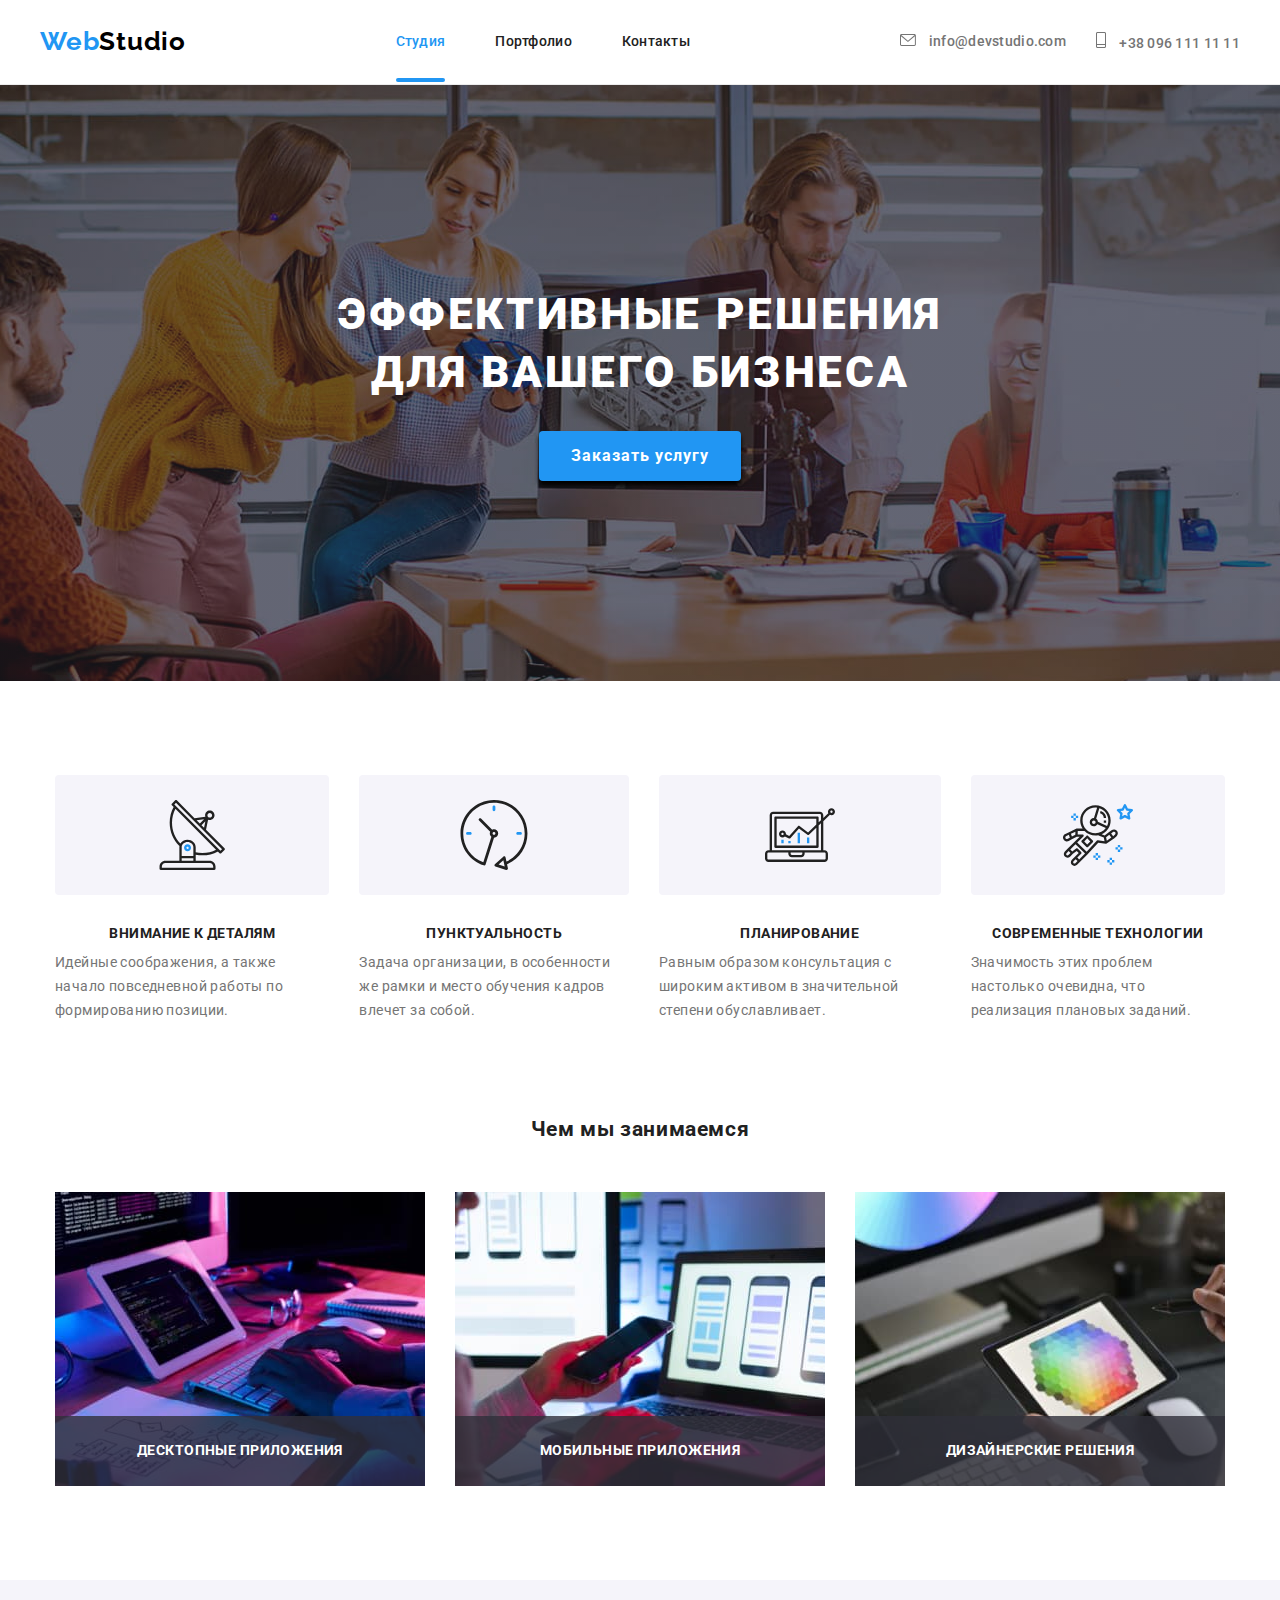
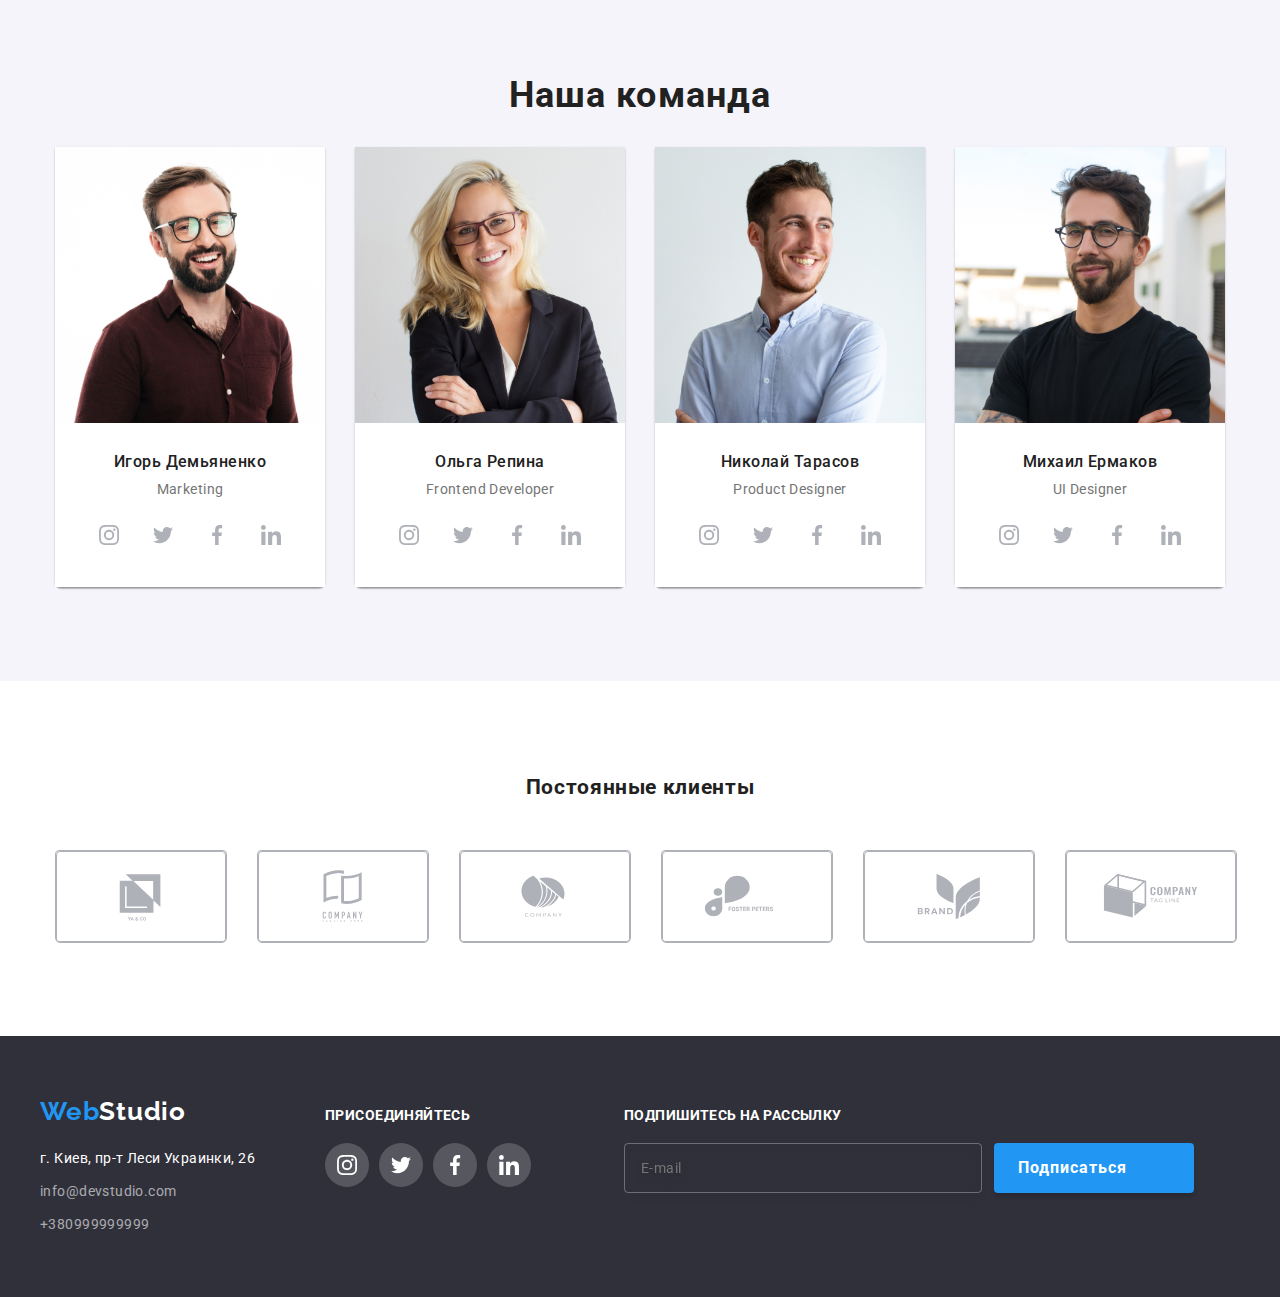
<file: index.html>
<!DOCTYPE html>
<html lang="ru">
  <!--Голова-->
  <head>
    <meta charset="UTF-8" />
    <meta http-equiv="X-UA-Compatible" content="IE=edge" />
    <meta name="viewport" content="width=device-width, initial-scale=1.0" />
    <link rel="preconnect" href="https://fonts.googleapis.com" />
    <link rel="preconnect" href="https://fonts.gstatic.com" crossorigin />
    <link
      href="https://fonts.googleapis.com/css2?family=Raleway:wght@700&family=Roboto:wght@400;500;700;900&display=swap"
      rel="stylesheet"
    />
    <link
      rel="stylesheet"
      href="https://cdnjs.cloudflare.com/ajax/libs/modern-normalize/1.0.0/modern-normalize.min.css"
    />

    <link rel="stylesheet" type="text/css" href="./css/main.min.css" />
    <title>Web Studio</title>
  </head>
  <body class="page">
    <!--Header-->

    <header class="header">
      <div class="container header__container">
        <a class="company__logo" href="./index.html" class="href" lang="en"
          >Web<span class="company__logo--black">Studio</span></a
        >
        <nav>
          <ul class="nav list">
            <li class="nav__item">
              <a class="nav__link nav__link--current" href="./index.html">Студия</a>
            </li>
            <li class="nav__item">
              <a class="nav__link" href="./portfolio.html">Портфолио</a>
            </li>
            <li class="nav__item">
              <a class="nav__link" href="./contacts.html">Контакты</a>
            </li>
          </ul>
        </nav>
        <ul class="contacts list">
          <li>
            <a class="contacts__mail" href="mailto:info@devstudio.com" lang="en"
              ><svg class="contacts__icon" width="16" height="12">
                <use href="./images/icons.svg#mail"></use>
              </svg>
              info@devstudio.com
            </a>
          </li>
          <li>
            <a class="contacts__tel" href="tel:+38 096 111 11 11">
              <svg class="contacts__icon" width="10" height="16">
                <use href="./images/icons.svg#tel"></use>
              </svg>
              +38 096 111 11 11</a
            >
          </li>
        </ul>
        <button
          class="header__button"
          type="button"
          aria-expanded="false"
          aria-controls="menu-container"
          data-menu-button
        >
          <svg width="40" height="40" aria-label="переключатель мобильного окна">
            <use class="header__button--burger" href="./images/icons.svg#burger"></use>
            <use class="header__button--cross" href="./images/icons.svg#cross"></use>
          </svg>
        </button>
      </div>
      <div class="menu" data-menu>
        <div class="thumb">
          <ul class="thumb__list list">
            <li class="thumb__item">
              <a class="thumb__link thumb__link--current" href="./index.html">Студия</a>
            </li>
            <li class="thumb__item">
              <a class="thumb__link" href="./portfolio.html">Портфолио</a>
            </li>
            <li class="thumb__item--last">
              <a class="thumb__link" href="./contacts.html">Контакты</a>
            </li>
          </ul>
        </div>
        <div class="thumb">
          <ul class="thumb__list list">
            <li class="thumb__item">
              <a class="thumb__link thumb__link--tel" href="tel:+38 096 111 11 11">
                +38 096 111 11 11</a
              >
            </li>
            <li class="thumb__item--notm">
              <a class="thumb__link thumb__link--mail" href="mailto:info@devstudio.com" lang="en">
                info@devstudio.com
              </a>
            </li>
          </ul>
        </div>
        <div class="thumb">
          <a class="thumb__socials thumb__socials--border" href="">Instagram</a>
          <a class="thumb__socials thumb__socials--border" href="">Twitter</a>
          <a class="thumb__socials thumb__socials--border" href="">Facebook</a>
          <a class="thumb__socials" href="">Linkedin</a>
        </div>
      </div>
    </header>
    <main>
      <!-- Герой или заголовок -->

      <section class="hero">
        <div class="container hero__container">
          <h1 class="hero__title">Эффективные решения для вашего бизнеса</h1>
          <button data-modal-open class="button" type="button">Заказать услугу</button>
        </div>
        <div class="backdrop is-hidden" data-modal>
          <div class="modal">
            <button class="modal__close" data-modal-close>
              <svg class="modal__icon" width="18" height="18" aria-label="window close">
                <use href="./images/icons.svg#mdwclose"></use>
              </svg>
            </button>
            <form action="submit">
              <div lang="ru" class="form modal__form">
                <p class="form__name">Оставьте свои данные, мы вам перезвоним</p>
                <label class="form__label" for="user-name">Имя</label>
                <div class="form__block">
                  <input class="form__input" type="name" name="name" id="user-name" />
                  <svg class="form__icon" width="18" height="18" aria-label="name">
                    <use href="./images/icons.svg#person"></use>
                  </svg>
                </div>
                <label class="form__label" for="user-tel" aria-label="telephone">Телефон</label>
                <div class="form__block">
                  <input class="form__input" type="tel" name="tel" id="user-tel" />
                  <svg class="form__icon" width="18" height="18" aria-label="tel">
                    <use href="./images/icons.svg#phone"></use>
                  </svg>
                </div>
                <label class="form__label" for="user-email" aria-label="mail">Почта</label>
                <div class="form__block">
                  <input class="form__input" type="email" name="email" id="user-email" />
                  <svg class="form__icon" width="18" height="18" aria-label="email">
                    <use href="./images/icons.svg#email"></use>
                  </svg>
                </div>
                <label class="form__label" for="user-feedback">Комментарий</label>
                <textarea
                  class="form__message"
                  name="message"
                  id="user-feedback"
                  placeholder="Введите текст"
                  rows="8"
                ></textarea>
                <label class="agreement form__agreement" for="agreement-checkbox">
                  <input
                    class="visually-hidden"
                    type="checkbox"
                    name="agreement"
                    id="agreement-checkbox"
                  />
                  <div class="agreement__checkbox"></div>
                  <p class="agreement__text">
                    Соглашаюсь с рассылкой и принимаю
                    <a class="checkbox-link" href="">Условия договора</a>
                  </p>
                </label>
                <button class="form__button" type="submit">Отправить</button>
              </div>
            </form>
          </div>
        </div>
      </section>
      <!-- Преимущества -->

      <section class="feature">
        <div class="container feature__container">
          <h2 class="feature__title visually-hidden">Преимущества</h2>

          <ul class="feature__list list">
            <li class="feature__item">
              <!--BLOCK 1-->
              <div class="block feature__block">
                <svg class="block__icon" width="70" height="70">
                  <use href="./images/icons.svg#sputnik"></use>
                </svg>
              </div>
              <h3 class="title--small title">Внимание к деталям</h3>
              <p class="block__text">
                Идейные соображения, а также начало повседневной работы по формированию позиции.
              </p>
            </li>
            <li class="feature__item">
              <!-- BLOCK 2-->
              <div class="block feature__block">
                <svg class="block__icon" width="70" height="70">
                  <use href="./images/icons.svg#clock"></use>
                </svg>
              </div>
              <h3 class="title--small title">Пунктуальность</h3>
              <p class="block__text">
                Задача организации, в особенности же рамки и место обучения кадров влечет за собой.
              </p>
            </li>
            <li class="feature__item">
              <!--BLOCK 3-->
              <div class="block feature__block">
                <svg class="block__icon" width="70" height="70">
                  <use href="./images/icons.svg#diagram"></use>
                </svg>
              </div>
              <h3 class="title--small title">Планирование</h3>
              <p class="block__text">
                Равным образом консультация с широким активом в значительной степени обуславливает.
              </p>
            </li>
            <li class="feature__item">
              <!--BLOCK 4-->
              <div class="block feature__block">
                <svg class="block__icon" width="70" height="70">
                  <use href="./images/icons.svg#astronaut"></use>
                </svg>
              </div>
              <h3 class="title--small title">Современные технологии</h3>
              <p class="block__text">
                Значимость этих проблем настолько очевидна, что реализация плановых заданий.
              </p>
            </li>
          </ul>
        </div>
      </section>

      <!-- work-vector -->
      <section class="samples">
        <div class="samples__container">
          <h2 class="samples__title title">Чем мы занимаемся</h2>
          <!--  -->
          <!-- folder::images>work-vector -->
          <!--  -->
          <ul class="samples__items list">
            <li class="samples__item">
              <img src="./images/work-vector/1.jpg" alt="Рабочий стол" width="370" />
              <p class="samples__text">десктопные приложения</p>
            </li>
            <li class="samples__item">
              <img src="./images/work-vector/2.jpg" alt="Компьютер" width="370" />
              <p class="samples__text">мобильные приложения</p>
            </li>
            <li class="samples__item">
              <img src="./images/work-vector/3.jpg" alt="Планшет" width="370" />
              <p class="samples__text">дизайнерские решения</p>
            </li>
          </ul>
        </div>
      </section>

      <!--Наша команда-->
      <section class="team">
        <div class="container team__container">
          <h2 class="team__title title">Наша команда</h2>
          <ul class="team__list list">
            <li class="team__item">
              <img src="./images/our-team/img.jpg" alt="Член команды" width="450" />
              <div class="team__overlay">
                <h3 class="title--medium">Игорь Демьяненко</h3>
                <p class="team__text">Marketing</p>
                <ul class="social list">
                  <li class="social__linkbox">
                    <a class="social__link" href="">
                      <svg class="social__icon" width="20" height="20" aria-label="social icon">
                        <use href="./images/icons.svg#ig"></use>
                      </svg>
                    </a>
                  </li>
                  <li class="social__linkbox">
                    <a class="social__link" href="">
                      <svg class="social__icon" width="20" height="20" aria-label="social icon">
                        <use href="./images/icons.svg#twitter"></use>
                      </svg>
                    </a>
                  </li>
                  <li class="social__linkbox">
                    <a class="social__link" href="">
                      <svg class="social__icon" width="20" height="20" aria-label="social icon">
                        <use href="./images/icons.svg#facebook"></use>
                      </svg>
                    </a>
                  </li>
                  <li class="social__linkbox">
                    <a class="social__link" href="">
                      <svg class="social__icon" width="20" height="20" aria-label="social icon">
                        <use href="./images/icons.svg#linkedin"></use>
                      </svg>
                    </a>
                  </li>
                </ul>
              </div>
            </li>

            <li class="team__item">
              <img src="./images/our-team/img-1.jpg" alt="Член команды" width="450" />
              <div class="team__overlay">
                <h3 class="title--medium">Ольга Репина</h3>
                <p class="team__text">Frontend Developer</p>
                <ul class="social list">
                  <li class="social__linkbox">
                    <a class="social__link" href="">
                      <svg class="social__icon" width="20" height="20" aria-label="social icon">
                        <use href="./images/icons.svg#ig"></use>
                      </svg>
                    </a>
                  </li>
                  <li class="social__linkbox">
                    <a class="social__link" href="">
                      <svg class="social__icon" width="20" height="20" aria-label="social icon">
                        <use href="./images/icons.svg#twitter"></use>
                      </svg>
                    </a>
                  </li>
                  <li class="social__linkbox">
                    <a class="social__link" href="">
                      <svg class="social__icon" width="20" height="20" aria-label="social icon">
                        <use href="./images/icons.svg#facebook"></use>
                      </svg>
                    </a>
                  </li>
                  <li class="social__linkbox">
                    <a class="social__link" href="">
                      <svg class="social__icon" width="20" height="20" aria-label="social icon">
                        <use href="./images/icons.svg#linkedin"></use>
                      </svg>
                    </a>
                  </li>
                </ul>
              </div>
            </li>

            <li class="team__item">
              <img src="./images/our-team/img-2.jpg" alt="Член команды" width="450" />
              <div class="team__overlay">
                <h3 class="title--medium">Николай Тарасов</h3>
                <p class="team__text">Product Designer</p>
                <ul class="social list">
                  <li class="social__linkbox">
                    <a class="social__link" href="">
                      <svg class="social__icon" width="20" height="20" aria-label="social icon">
                        <use href="./images/icons.svg#ig"></use>
                      </svg>
                    </a>
                  </li>
                  <li class="social__linkbox">
                    <a class="social__link" href="">
                      <svg class="social__icon" width="20" height="20" aria-label="social icon">
                        <use href="./images/icons.svg#twitter"></use>
                      </svg>
                    </a>
                  </li>
                  <li class="social__linkbox">
                    <a class="social__link" href="">
                      <svg class="social__icon" width="20" height="20" aria-label="social icon">
                        <use href="./images/icons.svg#facebook"></use>
                      </svg>
                    </a>
                  </li>
                  <li class="social__linkbox">
                    <a class="social__link" href="">
                      <svg class="social__icon" width="20" height="20" aria-label="social icon">
                        <use href="./images/icons.svg#linkedin"></use>
                      </svg>
                    </a>
                  </li>
                </ul>
              </div>
            </li>

            <li class="team__item">
              <img src="./images/our-team/img-3.jpg" alt="Член команды" width="450" />
              <div class="team__overlay">
                <h3 class="title--medium">Михаил Ермаков</h3>
                <p class="team__text">UI Designer</p>
                <ul class="social list">
                  <li class="social__linkbox">
                    <a class="social__link" href="">
                      <svg class="social__icon" width="20" height="20" aria-label="social icon">
                        <use href="./images/icons.svg#ig"></use>
                      </svg>
                    </a>
                  </li>
                  <li class="social__linkbox">
                    <a class="social__link" href="">
                      <svg class="social__icon" width="20" height="20" aria-label="social icon">
                        <use href="./images/icons.svg#twitter"></use>
                      </svg>
                    </a>
                  </li>
                  <li class="social__linkbox">
                    <a class="social__link" href="">
                      <svg class="social__icon" width="20" height="20" aria-label="social icon">
                        <use href="./images/icons.svg#facebook"></use>
                      </svg>
                    </a>
                  </li>
                  <li class="social__linkbox">
                    <a class="social__link" href="">
                      <svg class="social__icon" width="20" height="20" aria-label="social icon">
                        <use href="./images/icons.svg#linkedin"></use>
                      </svg>
                    </a>
                  </li>
                </ul>
              </div>
            </li>
          </ul>
        </div>
      </section>

      <!-- Постоянные клиенты -->
      <section class="clients">
        <div class="container clients__container">
          <h2 class="clients__title title">Постоянные клиенты</h2>
          <ul class="clients__list list">
            <li class="clients__item">
              <a class="clients__link" href="">
                <svg class="clients__icon" width="106" height="60" aria-label="client logo">
                  <use href="./images/icons.svg#company"></use>
                </svg>
              </a>
            </li>
            <li class="clients__item">
              <a class="clients__link" href="">
                <svg class="clients__icon" width="106" height="60" aria-label="client logo">
                  <use href="./images/icons.svg#company2"></use>
                </svg>
              </a>
            </li>
            <li class="clients__item">
              <a class="clients__link" href="">
                <svg class="clients__icon" width="106" height="60" aria-label="client logo">
                  <use href="./images/icons.svg#company3"></use>
                </svg>
              </a>
            </li>
            <li class="clients__item">
              <a class="clients__link" href="">
                <svg class="clients__icon" width="106" height="60" aria-label="client logo">
                  <use href="./images/icons.svg#company4"></use>
                </svg>
              </a>
            </li>
            <li class="clients__item">
              <a class="clients__link" href="">
                <svg class="clients__icon" width="106" height="60" aria-label="client logo">
                  <use href="./images/icons.svg#company5"></use>
                </svg>
              </a>
            </li>
            <li class="clients__item">
              <a class="clients__link" href="">
                <svg class="clients__icon" width="106" height="60" aria-label="client logo">
                  <use href="./images/icons.svg#company6"></use>
                </svg>
              </a>
            </li>
          </ul>
        </div>
      </section>
    </main>
    <footer class="footer">
      <div class="container footer__container">
        <div class="container__left">
          <address class="address">
            <a href="./index.html" class="company__logo company__logo--footer" lang="en"
              >Web<span class="company__logo--white">Studio</span></a
            >
            <p class="address__place">г. Киев, пр-т Леси Украинки, 26</p>
            <a class="address__mail" href="mailto:info@devstudio.com">info@devstudio.com</a>
            <a class="address__tel" href="tel:+380999999999">+380999999999</a>
          </address>
        </div>
        <div class="container__mid">
          <p class="footer__title--small title--smallw">присоединяйтесь</p>
          <ul class="footer__list list">
            <li class="footer__list-item">
              <a class="footer__link" href="">
                <svg
                  class="footer__icon"
                  width="20"
                  height="20"
                  aria-label="social
                  icon"
                >
                  <use href="./images/icons.svg#igblack"></use>
                </svg>
              </a>
            </li>
            <li class="footer__list-item">
              <a class="footer__link" href="">
                <svg class="footer__icon" width="20" height="20" aria-label="social icon">
                  <use href="./images/icons.svg#twitterblack"></use>
                </svg>
              </a>
            </li>
            <li class="footer__list-item">
              <a class="footer__link" href="">
                <svg class="footer__icon" width="20" height="20" aria-label="social icon">
                  <use href="./images/icons.svg#facebookblack"></use>
                </svg>
              </a>
            </li>
            <li class="footer__list-item">
              <a class="footer__link" href="">
                <svg class="footer__icon" width="20" height="20" aria-label="social icon">
                  <use href="./images/icons.svg#linkedinblack"></use>
                </svg>
              </a>
            </li>
          </ul>
        </div>
        <div class="container__right">
          <p class="footer__title--small title--smallw">Подпишитесь на рассылку</p>
          <form>
            <div class="footer__form">
              <label for="user-email" class="ftr-label">
                <input
                  class="footer__type"
                  type="email"
                  name="email"
                  placeholder="E-mail"
                  id="user-email"
                />
                <button type="submit" class="button footer__button">
                  <svg class="button__icon" width="24" height="24" aria-label="button icon">
                    <use href="./images/icons.svg#iconsend"></use>
                  </svg>
                  Подписаться
                </button>
              </label>
            </div>
          </form>
        </div>
      </div>
    </footer>
    <script src="./js/modal.js"></script>
    <script src="./js/mobile-menu.js"></script>
  </body>
</html>
</file>
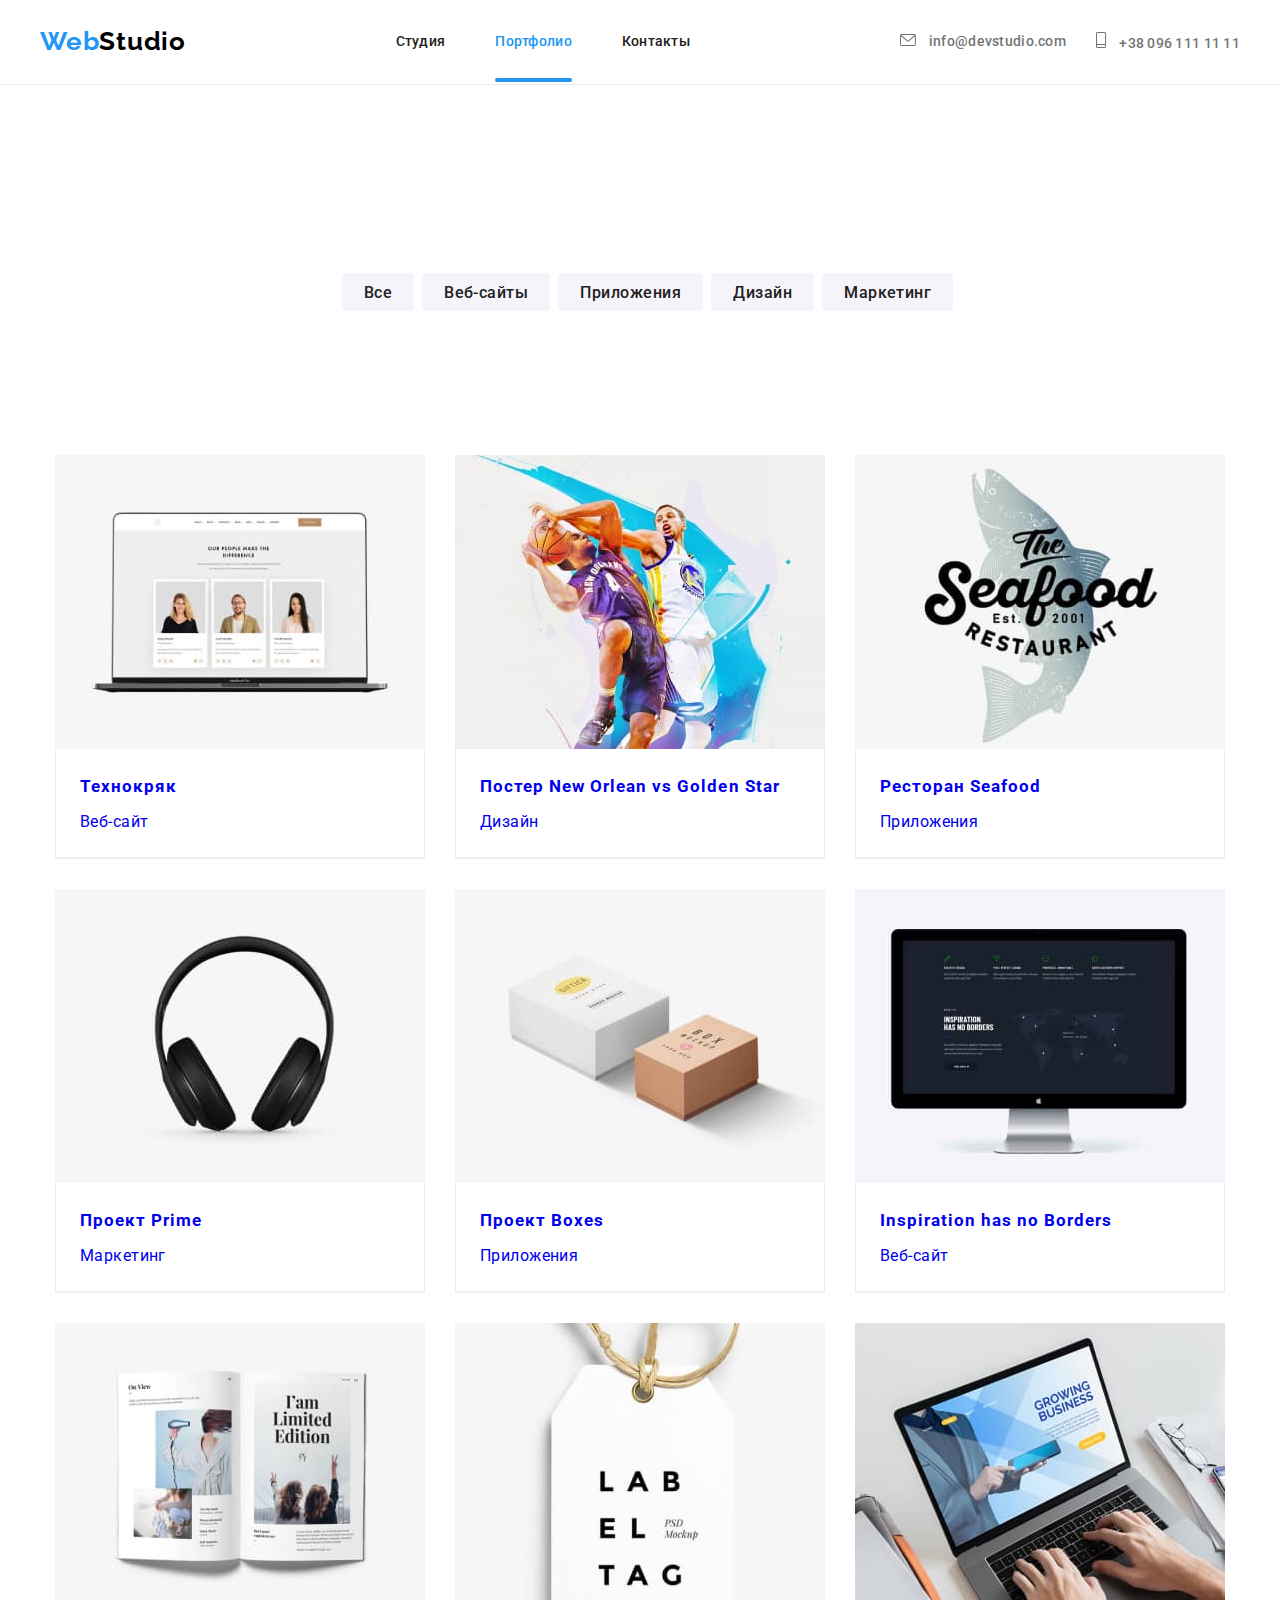
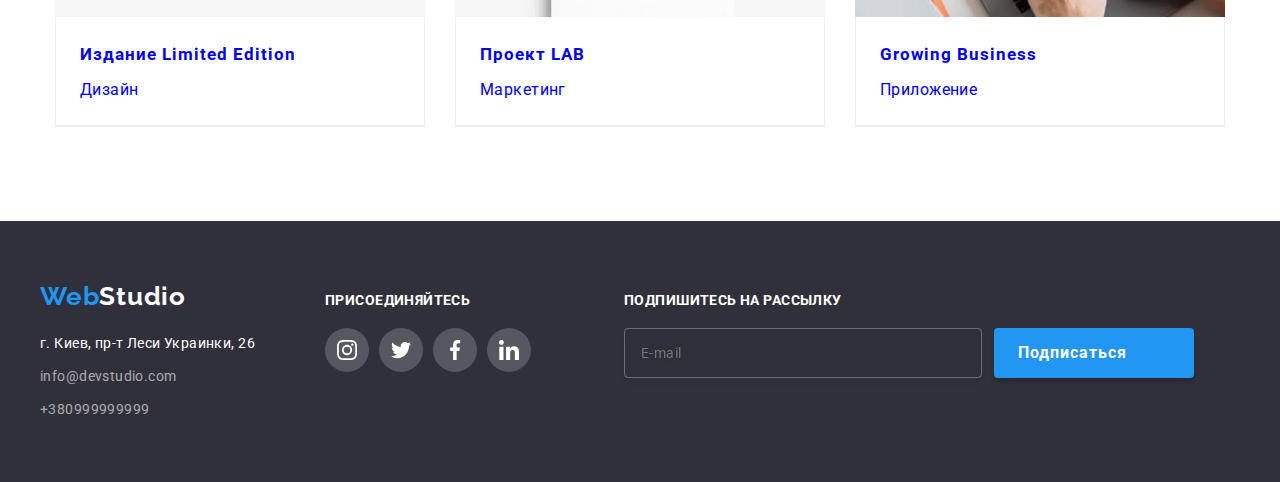
<file: portfolio.html>
<!DOCTYPE html>
<html lang="ru">
  <head>
    <meta charset="UTF-8" />
    <meta http-equiv="X-UA-Compatible" content="IE=edge" />
    <meta name="viewport" content="width=device-width, initial-scale=1.0" />
    <link rel="preconnect" href="https://fonts.googleapis.com" />
    <link rel="preconnect" href="https://fonts.gstatic.com" crossorigin />
    <link
      href="https://fonts.googleapis.com/css2?family=Raleway:wght@700&family=Roboto:wght@400;500;700;900&display=swap"
      rel="stylesheet"
    />
     <link
      rel="stylesheet"
      href="https://cdnjs.cloudflare.com/ajax/libs/modern-normalize/1.0.0/modern-normalize.min.css"
    />
    
    <link rel="stylesheet" type="text/css" href="./css/main.min.css"/>
    <title class="title-logo">Web Studio</title>
  </head>
  <body class="page">
    <!-- Шапка -->
   <header class="header">
      <div class="container header__container">
        <a class="company__logo" href="./index.html" class="href" lang="en"
          >Web<span class="company__logo--black">Studio</span></a
        >
        <nav>
          <ul class="nav list">
            <li class="nav__item">
              <a class="nav__link " href="./index.html">Студия</a>
            </li>
            <li class="nav__item">
              <a class="nav__link nav__link--current" href="./portfolio.html">Портфолио</a>
            </li>
            <li class="nav__item">
              <a class="nav__link" href="./contacts.html">Контакты</a>
            </li>
          </ul>
        </nav>
        <ul class="contacts list">
          <li>
            <a class="contacts__mail" href="mailto:info@devstudio.com" lang="en"
              ><svg class="contacts__icon" width="16" height="12">
                <use href="./images/icons.svg#mail"></use>
              </svg>
              info@devstudio.com
            </a>
          </li>
          <li>
            <a class="contacts__tel" href="tel:+38 096 111 11 11">
              <svg class="contacts__icon" width="10" height="16">
                <use href="./images/icons.svg#tel"></use>
              </svg>
              +38 096 111 11 11</a
            >
          </li>
        </ul>
        <button
          class="header__button"
          type="button"
          aria-expanded="false"
          aria-controls="menu-container"
          data-menu-button
        >
          <svg width="40" height="40" aria-label="переключатель мобильного окна">
            <use class="header__button--burger" href="./images/icons.svg#burger"></use>
            <use class="header__button--cross" href="./images/icons.svg#cross"></use>
          </svg>
        </button>
      </div>
      <div class="menu" data-menu>
        <div class="thumb">
          <ul class="thumb__list list">
            <li class="thumb__item">
              <a class="thumb__link" href="./index.html">Студия</a>
            </li>
            <li class="thumb__item">
              <a class="thumb__link thumb__link--current" href="./portfolio.html">Портфолио</a>
            </li>
            <li class="thumb__item--notm">
              <a class="thumb__link" href="./contacts.html">Контакты</a>
            </li>
          </ul>
        </div>
        <div class="thumb">
          <ul class="thumb__list list">
            <li class="thumb__item">
              <a class="thumb__link thumb__link--tel" href="tel:+38 096 111 11 11">
                +38 096 111 11 11</a
              >
            </li>
            <li class="thumb__item--notm">
              <a class="thumb__link thumb__link--mail" href="mailto:info@devstudio.com" lang="en">
                info@devstudio.com
              </a>
            </li>
          </ul>
        </div>
        <div class="thumb">
          <a class="thumb__socials thumb__socials--border" href="">Instagram</a>
          <a class="thumb__socials thumb__socials--border" href="">Twitter</a>
          <a class="thumb__socials thumb__socials--border" href="">Facebook</a>
          <a class="thumb__socials" href="">Linkedin</a>
        </div>
      </div>
    </header>

    <!-- Мэйн -->
    <main>
    <section class="container portfolio">
      <div class="portfolio__container">
        <h1 class="visually-hidden">web-studio portfolio</h1>

        <ul class="container btnlist portfolio__btnlist list">
          <li class="btnlist__item">
            <button class="btnlist__button" type="button">Все</button>
          </li>
          <li class="btnlist__item">
            <button class="btnlist__button" type="button">Веб-сайты</button>
          </li>
          <li class="btnlist__item">
            <button class="btnlist__button" type="button">Приложения</button>
          </li>
          <li class="btnlist__item">
            <button class="btnlist__button" type="button">Дизайн</button>
          </li>
          <li class="btnlist__item">
            <button class="btnlist__button" type="button">Маркетинг</button>
          </li>
        </ul>

        <ul class="works works__works list">
          
          <li class="works__item">

            <a class="works__link" href="">
            <div class="works__box">
            <img src="./images/portfolio-cards-img/img.jpg" width="370" alt="Ноутбук" />
              <p class="works__text">Технокряк это современная площадка распространения коронавируса. Компании используют эту платформу для цифрового шпионажа и атак на защищённые сервера конкурентов.</p>
            </div>
            <div class="works__thumb">
            <h2 class="works__name">Технокряк</h2>
            <p class="works__descr">Веб-сайт</p>
            </div>
            </a>
          </li>
          
          <li class="works__item">

            <a class="works__link" href="">
              <div class="works__box">
            <img src="./images/portfolio-cards-img/img-2.jpg" width="370" alt="спортсмены" />
          <p class="works__text">Lorem ipsum dolor sit amet consectetur adipisicing elit. Quidem blanditiis repudiandae placeat ex, quos similique eius exercitationem obcaecati quisquam ab nobis cumque sunt quasi ipsam.</p>  
          </div>
            <div class="works__thumb">
            <h2 class="works__name">Постер New Orlean vs Golden Star</h2>
            <p class="works__descr">Дизайн</p>
            </div>
            </a>
          </li>
          
          <li class="works__item">

            <a class="works__link" href="">
              <div class="works__box">
            <img src="./images/portfolio-cards-img/img-3.jpg" width="370" alt="логотип ресторана" />
          <p class="works__text">Lorem ipsum dolor sit amet consectetur adipisicing elit. Quidem blanditiis repudiandae placeat ex, quos similique eius exercitationem obcaecati quisquam ab nobis cumque sunt quasi ipsam.</p>  
          </div>
            <div class="works__thumb">
            <h2 class="works__name">Ресторан Seafood</h2>
            <p class="works__descr">Приложения</p>
            </div>
            </a>
          </li>
          
          <li class="works__item">

            <a class="works__link" href="">
              <div class="works__box">
            <img src="./images/portfolio-cards-img/img-4.jpg" width="370" alt="наушники" />
          <p class="works__text">Lorem ipsum dolor sit amet consectetur adipisicing elit. Quidem blanditiis repudiandae placeat ex, quos similique eius exercitationem obcaecati quisquam ab nobis cumque sunt quasi ipsam.</p>  
          </div>
            <div class="works__thumb">
            <h2 class="works__name">Проект Prime</h2>
            <p class="works__descr">Маркетинг</p>
            </div>
            </a>
          </li>
          
          <li class="works__item">

            <a class="works__link" href="">
              <div class="works__box">
            <img src="./images/portfolio-cards-img/img-5.jpg" width="370" alt="коробки" />
          <p class="works__text">Lorem ipsum dolor sit amet consectetur adipisicing elit. Quidem blanditiis repudiandae placeat ex, quos similique eius exercitationem obcaecati quisquam ab nobis cumque sunt quasi ipsam.</p>  
          </div>
            <div class="works__thumb">
            <h2 class="works__name">Проект Boxes</h2>
            <p class="works__descr">Приложения</p>
            </div>
            </a>
          </li>
          
          <li class="works__item">

            <a class="works__link" href="">
              <div class="works__box">
            <img src="./images/portfolio-cards-img/img-6.jpg" width="370" alt="Компьютер" />
          <p class="works__text">Lorem ipsum dolor sit amet consectetur adipisicing elit. Quidem blanditiis repudiandae placeat ex, quos similique eius exercitationem obcaecati quisquam ab nobis cumque sunt quasi ipsam.</p>  
          </div>
            <div class="works__thumb">
            <h2 class="works__name">Inspiration has no Borders</h2>
            <p class="works__descr">Веб-сайт</p>
            </div>
            </a>
          </li>
          
          <li class="works__item">

            <a class="works__link" href="">
              <div class="works__box">
            <img src="./images/portfolio-cards-img/img-7.jpg" width="370" alt="книга" />
          <p class="works__text">Lorem ipsum dolor sit amet consectetur adipisicing elit. Quidem blanditiis repudiandae placeat ex, quos similique eius exercitationem obcaecati quisquam ab nobis cumque sunt quasi ipsam.</p>  
          </div>
            <div class="works__thumb">
            <h2 class="works__name">Издание Limited Edition</h2>
            <p class="works__descr">Дизайн</p>
            </div>
            </a>
          </li>
          
          <li class="works__item">

            <a class="works__link" href="">
              <div class="works__box">
            <img src="./images/portfolio-cards-img/img-8.jpg" width="370" alt="бирка" />
          <p class="works__text">Lorem ipsum dolor sit amet consectetur adipisicing elit. Quidem blanditiis repudiandae placeat ex, quos similique eius exercitationem obcaecati quisquam ab nobis cumque sunt quasi ipsam.</p>  
          </div>
            <div class="works__thumb">
            <h2 class="works__name">Проект LAB</h2>
            <p class="works__descr">Маркетинг</p>
            </div>
            </a>
          </li>
          
          <li class="works__item">

            <a class="works__link" href="">
              <div class="works__box">      
            <img
              src="./images/portfolio-cards-img/img-9.jpg"
              width="370"
              alt="работа за компьютером"
            />
            <p class="works__text">Lorem ipsum, dolor sit amet consectetur adipisicing elit. Illum, beatae esse corrupti commodi nisi ipsam adipisci nulla fugiat tempore vitae minima ducimus quisquam accusamus eligendi.</p>
        </div>
            <div class="works__thumb">
            <h2 class="works__name">Growing Business</h2>
            <p class="works__descr">Приложение
              </div>
            </p>
          </a></li>
        </ul>
      </div>
    </section>
    </main>

    <!-- Подвал -->
   <footer class="footer">
      <div class="container footer__container">
        <div class="container__left">
          <address class="address">
            <a href="./index.html" class="company__logo company__logo--footer" lang="en"
              >Web<span class="company__logo--white">Studio</span></a
            >
            <p class="address__place">г. Киев, пр-т Леси Украинки, 26</p>
            <a class="address__mail" href="mailto:info@devstudio.com">info@devstudio.com</a>
            <a class="address__tel" href="tel:+380999999999">+380999999999</a>
          </address>
        </div>
        <div class="container__mid">
          <p class="footer__title--small title--smallw">присоединяйтесь</p>
          <ul class="footer__list list">
            <li class="footer__list-item">
              <a class="footer__link" href="">
                <svg
                  class="footer__icon"
                  width="20"
                  height="20"
                  aria-label="social
                  icon"
                >
                  <use href="./images/icons.svg#igblack"></use>
                </svg>
              </a>
            </li>
            <li class="footer__list-item">
              <a class="footer__link" href="">
                <svg class="footer__icon" width="20" height="20" aria-label="social icon">
                  <use href="./images/icons.svg#twitterblack"></use>
                </svg>
              </a>
            </li>
            <li class="footer__list-item">
              <a class="footer__link" href="">
                <svg class="footer__icon" width="20" height="20" aria-label="social icon">
                  <use href="./images/icons.svg#facebookblack"></use>
                </svg>
              </a>
            </li>
            <li class="footer__list-item">
              <a class="footer__link" href="">
                <svg class="footer__icon" width="20" height="20" aria-label="social icon">
                  <use href="./images/icons.svg#linkedinblack"></use>
                </svg>
              </a>
            </li>
          </ul>
        </div>
        <div class="container__right">
          <p class="footer__title--small title--smallw">Подпишитесь на рассылку</p>
          <form>
            <div class="footer__form">
              <label for="user-email" class="ftr-label">
                <input
                  class="footer__type"
                  type="email"
                  name="email"
                  placeholder="E-mail"
                  id="user-email"
                />
              </label>
              <button type="submit" class="button footer__button">
                <svg class="button__icon" width="24" height="24" aria-label="button icon">
                  <use href="./images/icons.svg#iconsend"></use>
                </svg>
                Подписаться
              </button>
            </div>
          </form>
        </div>
      </div>
    </footer>
    <script src="./js/mobile-menu.js"></script>
  </body>
</html>
</file>
<file: css/main.min.css>
body{position:relative;font-family:Roboto;font-size:14px;letter-spacing:.03em;color:#757575;text-decoration:none}h1,button{letter-spacing:0.06em}.list{margin:0;padding:0;list-style:none}img{display:block;max-width:100%;height:auto}input{outline:transparent}h1,h2,h3,p{margin:0}a{display:block;text-decoration:none;margin:0}.visually-hidden{position:absolute;width:1px;height:1px;margin:-1px;border:0;padding:0;white-space:nowrap;-webkit-clip-path:inset(100%);clip-path:inset(100%);clip:rect(0 0 0 0);overflow:hidden}.container{margin-left:auto;margin-right:auto;padding:60px 15px}@media screen and (min-width: 480px){.container{width:480px}}@media screen and (min-width: 768px){.container{width:768px}}@media screen and (min-width: 1200px){.container{width:1200px;padding:94px 15px}}.title{line-height:1.17;text-align:center;letter-spacing:.03em;font-weight:700;color:#212121}@media (max-width: 1199.98px){.title{margin-bottom:30px}}@media (min-width: 1200px){.title{margin-bottom:50px}}.title--small{font-size:14px;color:#212121}.title--smallw{font-size:14px;color:#fff}.title--medium{font-size:16px;color:#212121;margin-bottom:10px}.header{background-color:#fff;border-bottom:1px solid #ececec}.header__container{padding:0px;display:-webkit-box;display:-ms-flexbox;display:flex;-webkit-box-pack:justify;-ms-flex-pack:justify;justify-content:space-between;-webkit-box-align:center;-ms-flex-align:center;align-items:center}@media screen and (min-width: 768px){.header__button{display:none}}.menu{display:none}.menu.is-open{position:absolute;z-index:1;width:100vw;height:100vh;display:-webkit-box;display:-ms-flexbox;display:flex;-webkit-box-orient:vertical;-webkit-box-direction:normal;-ms-flex-direction:column;flex-direction:column;-webkit-box-pack:justify;-ms-flex-pack:justify;justify-content:space-between;-webkit-box-shadow:0px 4px 8px rgba(0,0,0,0.04),0px 2px 4px rgba(0,0,0,0.08),0px 1px 3px rgba(0,0,0,0.16);box-shadow:0px 4px 8px rgba(0,0,0,0.04),0px 2px 4px rgba(0,0,0,0.08),0px 1px 3px rgba(0,0,0,0.16);padding:48px 0;background-color:#fff}.company__logo{font-family:Raleway,sans-serif;font-weight:700;line-height:1.2;letter-spacing:.03em;text-decoration:none;color:#2196f3;font-size:24px}.company__logo--black{color:#000}@media (min-width: 1200px){.company__logo{font-size:26px}}.contacts__icon{margin-right:10px;fill:#757575;-webkit-transition:fill 250ms cubic-bezier(0.4, 0, 0.2, 1);transition:fill 250ms cubic-bezier(0.4, 0, 0.2, 1)}@media screen and (max-width: 767px){.nav,.contacts{display:none}}@media screen and (min-width: 768px){.nav,.contacts{display:-webkit-box;display:-ms-flexbox;display:flex}}@media (max-width: 767.98px){.header__container{-webkit-box-pack:justify;-ms-flex-pack:justify;justify-content:space-between;padding-top:10px;padding-bottom:10px}.header__button{z-index:1;width:40px;height:40px;padding:0;margin:0;border:none;background-color:transparent;-webkit-transition:color 250ms cubic-bezier(0.4, 0, 0.2, 1);transition:color 250ms cubic-bezier(0.4, 0, 0.2, 1)}.header__button:hover{fill:#2196f3}.header__button .header__button--cross{display:none}.header__button.is-open .header__button--cross{display:block}.header__button.is-open .header__button--burger{display:none}.thumb{margin-left:40px;font-weight:500}.thumb__item{margin-bottom:32px}.thumb__item--last{margin-bottom:0px}.thumb__link{font-size:40px;line-height:1.17;letter-spacing:0.02em;text-decoration:none;color:#212121}.thumb__link--current{color:#2196f3}.thumb__link--tel{font-size:34px;color:#2196f3}.thumb__link--mail{font-size:24px;color:#757575}.thumb__socials{padding:0px 10px;font-family:Roboto;font-size:18px;line-height:1.22;letter-spacing:0.02em;color:#2196f3}.thumb__socials--border{border-right:1px solid #2121a5}}@media (min-width: 768px){.nav__item{position:relative;margin-right:50px}.nav__item:last-child{margin-right:0px}.nav__link{position:relative;padding:32px 0;font-weight:500;font-size:14px;line-height:1.14;letter-spacing:0.02em;text-decoration:none;color:#212121;-webkit-transition:color 250ms cubic-bezier(0.4, 0, 0.2, 1);transition:color 250ms cubic-bezier(0.4, 0, 0.2, 1)}.nav__link:hover,.nav__link:focus{color:#2196f3}.nav__link--current{color:#2196f3}.nav__link--current::after{content:'';position:absolute;bottom:0;display:block;width:100%;height:4px;border-radius:2px;background-color:#2196f3}}@media (min-width: 768px) and (max-width: 1199.98px){.contacts{-webkit-box-orient:vertical;-webkit-box-direction:normal;-ms-flex-direction:column;flex-direction:column;padding:21px 0px}.contacts__mail{margin-bottom:10px;color:#757575;font-weight:500;line-height:1.14;letter-spacing:0.02em;-webkit-transition:color 250ms cubic-bezier(0.4, 0, 0.2, 1);transition:color 250ms cubic-bezier(0.4, 0, 0.2, 1)}.contacts__mail:hover,.contacts__mail:focus{color:#2196f3}.contacts__mail:hover .contacts__icon,.contacts__mail:focus .contacts__icon{fill:#2196f3}.contacts__tel{font-weight:500;line-height:1.14;letter-spacing:0.02em;color:#757575;-webkit-transition:color 250ms cubic-bezier(0.4, 0, 0.2, 1);transition:color 250ms cubic-bezier(0.4, 0, 0.2, 1)}.contacts__tel:hover,.contacts__tel:focus{color:#2196f3}.contacts__tel:hover .contacts__icon,.contacts__tel:focus .contacts__icon{fill:#2196f3}}@media (min-width: 1200px){.contacts{display:-webkit-box;display:-ms-flexbox;display:flex;-webkit-box-align:center;-ms-flex-align:center;align-items:center}.contacts__mail{padding:32px 0;margin-right:30px;color:#757575;font-weight:500;line-height:1.14;letter-spacing:0.02em;-webkit-transition:color 250ms cubic-bezier(0.4, 0, 0.2, 1);transition:color 250ms cubic-bezier(0.4, 0, 0.2, 1)}.contacts__mail:hover,.contacts__mail:focus{color:#2196f3}.contacts__mail:hover .contacts__icon,.contacts__mail:focus .contacts__icon{fill:#2196f3}.contacts__tel{padding:32px 0;margin-right:0;font-weight:500;line-height:1.14;letter-spacing:0.02em;color:#757575;-webkit-transition:color 250ms cubic-bezier(0.4, 0, 0.2, 1);transition:color 250ms cubic-bezier(0.4, 0, 0.2, 1)}.contacts__tel:hover,.contacts__tel:focus{color:#2196f3}.contacts__tel:hover .contacts__icon,.contacts__tel:focus .contacts__icon{fill:#2196f3}}.hero{background-color:#2f303a;background-image:-webkit-gradient(linear, left top, right top, from(rgba(47,48,58,0.4)), to(rgba(47,48,58,0.4))),url(../images/bg.jpg);background-image:linear-gradient(to right, rgba(47,48,58,0.4), rgba(47,48,58,0.4)),url(../images/bg.jpg);background-repeat:no-repeat;background-position:50% 50%}.hero__container{padding:118px 0px}.hero__title{font-family:Roboto,sans-serif;letter-spacing:.06em;font-weight:900;text-align:center;text-transform:uppercase;margin:0px auto 30px auto;color:#fff}.button{padding:10px 32px 10px 32px;border:none;margin:0 auto;-webkit-box-align:center;-ms-flex-align:center;align-items:center;text-align:center;cursor:pointer;background-color:#2196f3;color:#fff;font-size:16px;font-weight:700;line-height:1.87;display:-webkit-box;display:-ms-flexbox;display:flex;letter-spacing:.06em;-webkit-box-shadow:0px 4px 4px #000;box-shadow:0px 4px 4px #000;border-radius:4px}@media (max-width: 767.98px){.hero{background-size:480px 400px}.hero__container{max-width:767px}}@media (max-width: 1199.98px){.hero{background-image:-webkit-gradient(linear, left top, right top, from(rgba(47,48,58,0.4)), to(rgba(47,48,58,0.4))),url(../images/bg.jpg);background-image:linear-gradient(to right, rgba(47,48,58,0.4), rgba(47,48,58,0.4)),url(../images/bg.jpg);background-size:cover;background-position:50% 50%}.hero__container{max-width:1199px}.hero__title{max-width:360px;font-size:26px;line-height:1.62}}@media (min-width: 1200px){.hero{background-image:-webkit-gradient(linear, left top, right top, from(rgba(47,48,58,0.4)), to(rgba(47,48,58,0.4))),url(../images/bg.jpg);background-image:linear-gradient(to right, rgba(47,48,58,0.4), rgba(47,48,58,0.4)),url(../images/bg.jpg);background-position:50% 50%}.hero__container{max-width:1600px;padding:200px 0}.hero__title{max-width:696px;font-size:44px;line-height:1.32}}.backdrop{width:100vw;height:100vh;top:0;left:50%;-webkit-transform:translateX(-50%);transform:translateX(-50%);position:fixed;z-index:1;background-color:rgba(0,0,0,0.2);opacity:1;-webkit-transition:visibility 250ms 250ms cubic-bezier(0.4, 0, 0.2, 1),opacity 250ms 250ms cubic-bezier(0.4, 0, 0.2, 1);transition:visibility 250ms 250ms cubic-bezier(0.4, 0, 0.2, 1),opacity 250ms 250ms cubic-bezier(0.4, 0, 0.2, 1);overflow:scroll}.backdrop.is-hidden{visibility:hidden;opacity:0;pointer-events:none}.modal{min-width:528px;min-height:581px;position:absolute;top:50%;left:50%;-webkit-transform:translate(-50%, -50%);transform:translate(-50%, -50%);-webkit-box-shadow:0px 1px 3px rgba(0,0,0,0.12),0px 1px 1px rgba(0,0,0,0.14),0px 2px 1px rgba(0,0,0,0.2);box-shadow:0px 1px 3px rgba(0,0,0,0.12),0px 1px 1px rgba(0,0,0,0.14),0px 2px 1px rgba(0,0,0,0.2);border-radius:4px;background-color:#fff;overflow:scroll}.modal__close{position:absolute;top:8px;right:8px;width:32px;height:32px;display:-webkit-box;display:-ms-flexbox;display:flex;-webkit-box-align:center;-ms-flex-align:center;align-items:center;-webkit-box-pack:center;-ms-flex-pack:center;justify-content:center;border-radius:50%;border:1px solid rgba(0,0,0,0.1);padding:0px;background-color:transparent;-webkit-transition-property:border;transition-property:border;-webkit-transition-duration:250ms;transition-duration:250ms;-webkit-transition-timing-function:250ms cubic-bezier(0.4, 0, 0.2, 1);transition-timing-function:250ms cubic-bezier(0.4, 0, 0.2, 1)}.modal__close:hover .modal__icon,.modal__close:hover .modal__icon{fill:#2196f3}.form{min-width:528px;min-height:581px;display:-webkit-box;display:-ms-flexbox;display:flex;-webkit-box-orient:vertical;-webkit-box-direction:normal;-ms-flex-direction:column;flex-direction:column;-webkit-box-pack:center;-ms-flex-pack:center;justify-content:center;-webkit-box-align:center;-ms-flex-align:center;align-items:center;padding:40px}.form__name{margin-bottom:12px;font-weight:700;font-size:20px;line-height:1.15;text-align:center;color:#212121}.form__label{font-size:12px;line-height:1.17;letter-spacing:0.01em;color:var(--txt-clor);margin-right:auto;margin-bottom:4px}.form__block{position:relative;width:100%;margin-bottom:12px}.form__icon{position:absolute;left:12px;top:11px;bottom:11px;-webkit-transition-property:fill;transition-property:fill;-webkit-transition-duration:250ms;transition-duration:250ms;-webkit-transition-timing-function:250ms cubic-bezier(0.4, 0, 0.2, 1);transition-timing-function:250ms cubic-bezier(0.4, 0, 0.2, 1)}.form__block:focus .form__icon,.form__block:hover .form__icon{fill:#2196f3}.form__input{width:100%;height:40px;padding:0;padding-left:42px;border-radius:4px;border:1px solid rgba(33,33,33,0.2);-webkit-transition-property:border;transition-property:border;-webkit-transition-duration:250ms;transition-duration:250ms;-webkit-transition-timing-function:250ms cubic-bezier(0.4, 0, 0.2, 1);transition-timing-function:250ms cubic-bezier(0.4, 0, 0.2, 1)}.form__message{max-width:448px;max-height:120px;min-width:448px;min-height:120px;padding:12px 16px;margin-bottom:20px;border-radius:4px;border:1px solid rgba(33,33,33,0.2);resize:none;-webkit-transition-property:border;transition-property:border;-webkit-transition-duration:250ms;transition-duration:250ms;-webkit-transition-timing-function:250ms cubic-bezier(0.4, 0, 0.2, 1);transition-timing-function:250ms cubic-bezier(0.4, 0, 0.2, 1)}.form__input:focus,.form__message:focus,.form__input:hover,.form__message:hover{border-color:#2196f3}.form__message::-webkit-input-placeholder{font-size:12px;line-height:1.17;letter-spacing:0.01em;margin-bottom:4px;color:rgba(117,117,117,0.5)}.form__message:-ms-input-placeholder{font-size:12px;line-height:1.17;letter-spacing:0.01em;margin-bottom:4px;color:rgba(117,117,117,0.5)}.form__message::-ms-input-placeholder{font-size:12px;line-height:1.17;letter-spacing:0.01em;margin-bottom:4px;color:rgba(117,117,117,0.5)}.form__message::placeholder{font-size:12px;line-height:1.17;letter-spacing:0.01em;margin-bottom:4px;color:rgba(117,117,117,0.5)}.form__button{width:200px;height:50px;padding:0;margin:0;border:0px;border-radius:4px;cursor:pointer;display:-webkit-box;display:-ms-flexbox;display:flex;-webkit-box-pack:center;-ms-flex-pack:center;justify-content:center;-webkit-box-align:center;-ms-flex-align:center;align-items:center;font-size:16px;font-weight:700;line-height:1.87;letter-spacing:0.06em;-webkit-box-shadow:0px 4px 4px rgba(0,0,0,0.15);box-shadow:0px 4px 4px rgba(0,0,0,0.15);background-color:#2196f3;color:#fff;-webkit-transition:background 250ms 250ms cubic-bezier(0.4, 0, 0.2, 1);transition:background 250ms 250ms cubic-bezier(0.4, 0, 0.2, 1)}.form__button:hover,.form__button:focus{background-color:rgba(33,150,243,0.9)}.agreement{display:-webkit-box;display:-ms-flexbox;display:flex;-webkit-box-align:center;-ms-flex-align:center;align-items:center;margin-bottom:30px}.agreement__checkbox{width:16px;height:15px;border:2px solid #212121;border-radius:3px;background-repeat:no-repeat;background-position:center;background-image:url(../images/checkicon.svg);cursor:pointer}.agreement__text{font-weight:400;font-size:14px;line-height:1.71;margin-left:8px;color:var(--txt-clor)}.agreement__link{color:#2196f3}input[type='checkbox']:checked+.agreement__checkbox{border-color:#2196f3;background-color:#2196f3}.block{display:-webkit-box;display:-ms-flexbox;display:flex;-webkit-box-pack:center;-ms-flex-pack:center;justify-content:center;margin-bottom:30px;padding:25px 0px;height:120px;border-radius:4px;background-color:#f5f4fa}.title--small{font-weight:700;font-size:14px;letter-spacing:.03em;line-height:1.17;text-align:center;text-decoration:none;text-transform:uppercase;margin-bottom:10px;color:#212121}.block__text{font-size:14px;line-height:1.71;letter-spacing:.03em;color:#757575}@media (max-width: 767.98px){.feature__item{margin-bottom:30px}.feature__item:last-child{margin-bottom:0}.block{max-width:100%}}@media (min-width: 768px) and (max-width: 1199.98px){.feature__list{display:-webkit-box;display:-ms-flexbox;display:flex;-ms-flex-wrap:wrap;flex-wrap:wrap;margin:-15px}.feature__item{width:354px;margin:15px;-ms-flex-preferred-size:calc((100% - 4 * 15) / 2);flex-basis:calc((100% - 4 * 15) / 2)}}@media (min-width: 1200px){.feature__list{display:-webkit-box;display:-ms-flexbox;display:flex;margin:-15px}.feature__item{margin:15px;-ms-flex-preferred-size:calc((100% - 2 * 8) / 4);flex-basis:calc((100% - 2 * 8) / 4)}.block{-webkit-box-align:center;-ms-flex-align:center;align-items:center;margin-bottom:30px;background-color:#f5f4fa}}@media (max-width: 1199.98px){.samples{display:none}}@media (min-width: 1200px){.samples__items{display:-webkit-box;display:-ms-flexbox;display:flex;margin:0 auto}.samples__item{position:relative;margin-right:30px}.samples__item:last-child{margin-right:0px}.samples__text{position:absolute;-webkit-box-pack:center;-ms-flex-pack:center;justify-content:center;display:-webkit-box;display:-ms-flexbox;display:flex;width:100%;bottom:0%;margin:0;padding:27px 0px;font-weight:700;letter-spacing:.03em;line-height:1.14;text-align:center;text-transform:uppercase;font-size:14px;color:#fff;background-color:rgba(47,48,58,0.8)}.samples__container{margin-left:auto;margin-right:auto;padding:60px 15px}}@media screen and (min-width: 1200px) and (min-width: 480px){.samples__container{width:480px}}@media screen and (min-width: 1200px) and (min-width: 768px){.samples__container{width:768px}}@media screen and (min-width: 1200px) and (min-width: 1200px){.samples__container{width:1200px;padding:0 15px 94px 15px}}.team{background-color:#f5f4fa;padding:0}.team__title.title{display:block;margin-bottom:30px;font-size:36px;line-height:1.19;text-align:center}.team__item{-webkit-box-shadow:0px 1px 3px rgba(0,0,0,0.12),0px 1px 1px rgba(0,0,0,0.14),0px 2px 1px rgba(0,0,0,0.2);box-shadow:0px 1px 3px rgba(0,0,0,0.12),0px 1px 1px rgba(0,0,0,0.14),0px 2px 1px rgba(0,0,0,0.2);border-radius:0px 0px 4px 4px;background-color:#fff}.team__overlay{padding:30px 32px;background-color:#fff}@media (max-width: 1199.98px){.team__overlay{padding-bottom:24px}}@media (min-width: 1200px){.team__overlay{padding-bottom:30px}}.title--medium{font-size:16px;line-height:1.17;letter-spacing:.03em;font-weight:500;text-align:center;color:#212121}.team__text{text-align:center;background-color:#fff;margin-bottom:16px}.social{display:-webkit-box;display:-ms-flexbox;display:flex;-webkit-box-pack:center;-ms-flex-pack:center;justify-content:center}.social__icon{position:absolute;top:50%;left:50%;-webkit-transform:translate(-50%, -50%);transform:translate(-50%, -50%);fill:#afb1b8;-webkit-transition:fill 250ms cubic-bezier(0.4, 0, 0.2, 1);transition:fill 250ms cubic-bezier(0.4, 0, 0.2, 1)}.social__linkbox{margin-right:10px}.social__linkbox:last-child{margin-right:0}.social__link{position:relative;width:44px;height:44px;border-radius:50%;background-color:#fff;-webkit-transition:background-color 250ms cubic-bezier(0.4, 0, 0.2, 1);transition:background-color 250ms cubic-bezier(0.4, 0, 0.2, 1)}.social__link:hover,.social__link:focus{background-color:#2196f3}.social__link:hover .social__link__icon,.social__link:focus .social__link__icon{fill:#fff}@media (max-width: 767.98px){.team__item{width:100%;margin-bottom:30px}.team__item:last-child{margin-bottom:0}}@media (min-width: 768px) and (max-width: 1199.98px){.team__list{display:-webkit-box;display:-ms-flexbox;display:flex;-ms-flex-wrap:wrap;flex-wrap:wrap;margin:-15px}.team__item{width:354px;margin:15px;-ms-flex-preferred-size:calc((100% - 4 * 15) / 2);flex-basis:calc((100% - 4 * 15) / 2)}.social{display:-webkit-box;display:-ms-flexbox;display:flex;margin:-10px}.social__linkbox{padding-bottom:24px;margin:10px;-ms-flex-preferred-size:calc((100% - 8 * 5) / 4);flex-basis:calc((100% - 8 * 5) / 4)}}@media (min-width: 1200px){.team__title{font-size:36px;line-height:1.19;text-align:center}.team__list{display:-webkit-box;display:-ms-flexbox;display:flex;-webkit-box-pack:center;-ms-flex-pack:center;justify-content:center;margin:0 auto}.team__item{width:270;margin-right:30px;-webkit-box-shadow:0px 1px 3px rgba(0,0,0,0.12),0px 1px 1px rgba(0,0,0,0.14),0px 2px 1px rgba(0,0,0,0.2);box-shadow:0px 1px 3px rgba(0,0,0,0.12),0px 1px 1px rgba(0,0,0,0.14),0px 2px 1px rgba(0,0,0,0.2);border-radius:0px 0px 6px 6px}.team__item:last-child{margin-right:0}}.clients__list{display:-webkit-box;display:-ms-flexbox;display:flex;-ms-flex-wrap:wrap;flex-wrap:wrap}.clients__item{height:92px;border:1px solid #afb1b8;border-radius:4px;-webkit-transition:border-color 250ms cubic-bezier(0.4, 0, 0.2, 1);transition:border-color 250ms cubic-bezier(0.4, 0, 0.2, 1)}.clients__item:hover,.clients__item:focus{border-color:#2196f3}.clients__item:hover .clients__icon,.clients__item:focus .clients__icon{fill:#2196f3}.clients__icon{fill:#afb1b8;-webkit-transition:fill 250ms cubic-bezier(0.4, 0, 0.2, 1);transition:fill 250ms cubic-bezier(0.4, 0, 0.2, 1)}@media (max-width: 767.98px){.clients__container{padding:60px 0px}.clients__item{border:1px solid #000;border-radius:4px}.clients__title{margin-bottom:30px}.clients__list{margin:-15px}.clients__item{margin:15px;padding:16px 52px;width:calc((100% - 4 * 15) / 2)}}@media (min-width: 768px) and (max-width: 1199.98px){.clients__title{margin-bottom:30px}.clients__list{display:-webkit-box;display:-ms-flexbox;display:flex;margin:-15px}.clients__item{width:226px;margin:15px;-ms-flex-preferred-size:calc((100% - 6 * 15) / 3);flex-basis:calc((100% - 6 * 15) / 3)}.clients__icon{margin:16px 60px}}@media (min-width: 1200px){.clients__list{display:-webkit-box;display:-ms-flexbox;display:flex;margin:-15px}.clients__item{margin:15px;-ms-flex-preferred-size:calc((100% - 6 * 30) / 6);flex-basis:calc((100% - 6 * 30) / 6)}.clients__item:last-child{margin-right:0}.clients__item:hover,.clients__item:focus{border:1px solid #2196f3}.clients__link{display:-webkit-box;display:-ms-flexbox;display:flex;-webkit-box-pack:center;-ms-flex-pack:center;justify-content:center;-webkit-box-align:center;-ms-flex-align:center;align-items:center;width:170px;height:92px;border:1px solid #afb1b8;border-radius:4px;-webkit-transition-property:border;transition-property:border;-webkit-transition-duration:250ms;transition-duration:250ms;-webkit-transition-timing-function:250ms cubic-bezier(0.4, 0, 0.2, 1);transition-timing-function:250ms cubic-bezier(0.4, 0, 0.2, 1)}.clients__link:hover .clients__icon,.clients__link:focus .clients__icon{fill:#2196f3}.clients__icon{fill:#afb1b8;-webkit-transition-property:fill;transition-property:fill;-webkit-transition-duration:250ms;transition-duration:250ms;-webkit-transition-timing-function:250ms cubic-bezier(0.4, 0, 0.2, 1);transition-timing-function:250ms cubic-bezier(0.4, 0, 0.2, 1)}}.footer{background-color:#2f303a}.footer__container{display:-webkit-box;display:-ms-flexbox;display:flex;-webkit-box-pack:baseline;-ms-flex-pack:baseline;justify-content:baseline;padding:60px 0px}.company__logo--footer{margin-bottom:20px}.address{font-style:normal}.address__mail,.address__tel{text-decoration:none;color:rgba(255,255,255,0.4)}.address__place{color:#fff}.footer__title--small{font-family:Roboto;font-size:14px;font-weight:700;color:#fff;letter-spacing:.03em;text-transform:uppercase}.footer__type{width:450px;height:50px;background-color:transparent;border:1px solid rgba(255,255,255,0.3);-webkit-filter:drop-shadow(0px 4px 4px rgba(0,0,0,0.15));filter:drop-shadow(0px 4px 4px rgba(0,0,0,0.15));border-radius:4px}.footer__list-item{display:-webkit-box;display:-ms-flexbox;display:flex;-webkit-box-pack:center;-ms-flex-pack:center;justify-content:center;width:44px;height:44px;border-radius:50%;-webkit-box-align:center;-ms-flex-align:center;align-items:center;background-color:rgba(255,255,255,0.1);-webkit-transition:background-color 250ms cubic-bezier(0.4, 0, 0.2, 1);transition:background-color 250ms cubic-bezier(0.4, 0, 0.2, 1)}.footer__list-item:hover,.footer__list-item:focus{background-color:#2196f3}.footer__icon{fill:#fff}.company__logo--white{color:#fff}@media (max-width: 767.98px){.footer__container{-webkit-box-orient:vertical;-webkit-box-direction:normal;-ms-flex-direction:column;flex-direction:column}.address{display:-webkit-box;display:-ms-flexbox;display:flex;-webkit-box-orient:vertical;-webkit-box-direction:normal;-ms-flex-direction:column;flex-direction:column;-webkit-box-align:center;-ms-flex-align:center;align-items:center}.address__place{margin-bottom:8px}.address__mail{margin-bottom:8px}.address__tel{margin-bottom:60px}.footer__list{display:-webkit-box;display:-ms-flexbox;display:flex;-webkit-box-pack:center;-ms-flex-pack:center;justify-content:center;margin:-5px}.footer__list-item{margin:5px;-ms-flex-preferred-size:calc((100% - 4 * 10) / 4);flex-basis:calc((100% - 4 * 10) / 4);margin-bottom:60px}.footer__title--small{margin-bottom:20px;text-align:center}.footer__type{margin-bottom:20px}}@media (min-width: 768px) and (max-width: 1199.98px){.footer__container{display:-webkit-box;display:-ms-flexbox;display:flex;-webkit-box-pack:baseline;-ms-flex-pack:baseline;justify-content:baseline;-ms-flex-wrap:wrap;flex-wrap:wrap}.address{display:-webkit-box;display:-ms-flexbox;display:flex;-webkit-box-orient:vertical;-webkit-box-direction:normal;-ms-flex-direction:column;flex-direction:column;-webkit-box-align:center;-ms-flex-align:center;align-items:center}.company__logo--footer{margin-right:0;margin-bottom:20px}.address__place,.address__mail{margin-bottom:8px}.title--smallw{color:#fff;text-align:center;margin-bottom:20px}.footer__list{display:-webkit-box;display:-ms-flexbox;display:flex;margin:-5px}.footer__list-item{margin:5px;-ms-flex-preferred-size:calc((100% - 8 * 5) / 4);flex-basis:calc((100% - 8 * 5) / 4)}.container__left{margin-left:76px;margin-right:165px}.container__right{display:-webkit-box;display:-ms-flexbox;display:flex;-webkit-box-align:center;-ms-flex-align:center;align-items:center;-webkit-box-orient:vertical;-webkit-box-direction:normal;-ms-flex-direction:column;flex-direction:column;margin:0px auto;margin-top:60px}.footer__button{display:-webkit-box;display:-ms-flexbox;display:flex;-webkit-box-orient:horizontal;-webkit-box-direction:reverse;-ms-flex-direction:row-reverse;flex-direction:row-reverse;margin:0px}}@media (min-width: 1200px){.footer{color:#fff;background-color:#2f303a}.footer__container{display:-webkit-box;display:-ms-flexbox;display:flex;-webkit-box-align:baseline;-ms-flex-align:baseline;align-items:baseline;padding:60px 0px}.container__left{display:-webkit-box;display:-ms-flexbox;display:flex;-webkit-box-orient:vertical;-webkit-box-direction:normal;-ms-flex-direction:column;flex-direction:column;margin-right:70px}.container__mid{display:-webkit-box;display:-ms-flexbox;display:flex;-webkit-box-orient:vertical;-webkit-box-direction:normal;-ms-flex-direction:column;flex-direction:column;margin-right:93px}.container__right{display:-webkit-box;display:-ms-flexbox;display:flex;-webkit-box-orient:vertical;-webkit-box-direction:normal;-ms-flex-direction:column;flex-direction:column}.company__logo{display:inline-block;font-family:Raleway, sans-serif;font-weight:700;font-size:26px;line-height:1.2;letter-spacing:0.03em;color:#2196f3;text-decoration:none}.company__logo--white{margin-bottom:20px}.footer__title--small.title--smallw{margin-bottom:20px}.title-smallw{margin-bottom:20px;font-weight:700;font-size:14px;line-height:1.14;letter-spacing:0.03em;text-transform:uppercase;color:#ffffff}.footer__list{display:-webkit-box;display:-ms-flexbox;display:flex;padding:0}.footer__list-item{-webkit-box-pack:center;-ms-flex-pack:center;justify-content:center;-webkit-box-align:center;-ms-flex-align:center;align-items:center;margin-right:10px}.footer__list-item:last-child{margin-right:0}.footer__link{display:-webkit-box;display:-ms-flexbox;display:flex;-webkit-box-align:center;-ms-flex-align:center;align-items:center;-webkit-box-pack:center;-ms-flex-pack:center;justify-content:center;width:44px;height:44px;border-radius:50%;background-color:rgba(255,255,255,0.1);-webkit-transition-property:background-color;transition-property:background-color;-webkit-transition-duration:250ms;transition-duration:250ms;-webkit-transition-timing-function:250ms cubic-bezier(0.4, 0, 0.2, 1);transition-timing-function:250ms cubic-bezier(0.4, 0, 0.2, 1)}.footer__link:hover,.footer__link:focus{background-color:#2196f3}.footer__link:hover .footer__icon,.footer__link:focus .footer__icon{fill:#fff}.footer__icon{fill:#fff;-webkit-transition-property:fill;transition-property:fill;-webkit-transition-duration:250ms;transition-duration:250ms;-webkit-transition-timing-function:250ms cubic-bezier(0.4, 0, 0.2, 1);transition-timing-function:250ms cubic-bezier(0.4, 0, 0.2, 1)}.footer__form{display:-webkit-box;display:-ms-flexbox;display:flex;-webkit-box-align:center;-ms-flex-align:center;align-items:center}.ftr-label{display:-webkit-box;display:-ms-flexbox;display:flex}.footer__type{cursor:pointer;width:358px;height:50px;margin-right:12px;padding-left:16px;border:1px solid rgba(255,255,255,0.3);-webkit-filter:drop-shadow(0px 4px 4px rgba(0,0,0,0.15));filter:drop-shadow(0px 4px 4px rgba(0,0,0,0.15));border-radius:4px;background-color:transparent;color:rgba(255,255,255,0.6)}.footer__type::-webkit-input-placeholder{padding-top:15px;padding-bottom:15px;letter-spacing:0.03em}.footer__type:-ms-input-placeholder{padding-top:15px;padding-bottom:15px;letter-spacing:0.03em}.footer__type::-ms-input-placeholder{padding-top:15px;padding-bottom:15px;letter-spacing:0.03em}.footer__type::placeholder{padding-top:15px;padding-bottom:15px;letter-spacing:0.03em}.footer__button.button{width:200px;height:50px;display:-webkit-box;display:-ms-flexbox;display:flex;-webkit-box-orient:horizontal;-webkit-box-direction:reverse;-ms-flex-direction:row-reverse;flex-direction:row-reverse;-webkit-box-align:center;-ms-flex-align:center;align-items:center;padding:10px 29px;margin:auto;cursor:pointer;font-size:16px;line-height:1.87;font-weight:700;letter-spacing:0.06em;text-align:center;color:#fff;background-color:#2196f3;-webkit-box-shadow:0px 4px 4px rgba(0,0,0,0.15);box-shadow:0px 4px 4px rgba(0,0,0,0.15);border-radius:4px}.button__icon{margin-right:28px;margin-left:10px;fill:#fff}.button__icon:hover{fill:violet}.address__place,.address__mail,.address__tel{font-size:14px;font-style:normal;line-height:1.71;letter-spacing:0.03em;text-decoration:none;padding:0px;margin-bottom:9px;color:rgba(255,255,255,0.6)}.address__place{color:#fff}.address__tel{margin-bottom:0}}.btnlist__button{height:38px;padding:6px 22px;font-family:Roboto;font-weight:500;font-size:16px;line-height:1.62;text-align:center;letter-spacing:.03em;border:none;border-radius:4px;color:#212121;background-color:#f5f4fa;-webkit-transition-property:background-color, color, -webkit-box-shadow;transition-property:background-color, color, -webkit-box-shadow;transition-property:background-color, box-shadow, color;transition-property:background-color, box-shadow, color, -webkit-box-shadow;-webkit-transition-timing-function:250ms cubic-bezier(0.4, 0, 0.2, 1);transition-timing-function:250ms cubic-bezier(0.4, 0, 0.2, 1)}.btnlist__button:hover,.btnlist__button:focus{color:#fff;background-color:#2196f3;-webkit-box-shadow:0px 3px 1px rgba(0,0,0,0.1),0px 1px 2px rgba(0,0,0,0.08),0px 2px 2px rgba(0,0,0,0.12);box-shadow:0px 3px 1px rgba(0,0,0,0.1),0px 1px 2px rgba(0,0,0,0.08),0px 2px 2px rgba(0,0,0,0.12)}.works__link{text-decoration:none}.works__link:hover,.works__link:focus{-webkit-box-shadow:0px 1px 1px rgba(0,0,0,0.12),0px 4px 4px rgba(0,0,0,0.06),1px 4px 6px rgba(0,0,0,0.16);box-shadow:0px 1px 1px rgba(0,0,0,0.12),0px 4px 4px rgba(0,0,0,0.06),1px 4px 6px rgba(0,0,0,0.16)}.works__thumb{padding:20px 24px;border:1px solid #eeeeee;border-top:none;z-index:1}.works__name{margin-bottom:4px;font-weight:700;font-size:18px;line-height:2;letter-spacing:.06em;color:#212121}.works__box{position:relative;overflow:hidden}.works__text{position:absolute;bottom:0;display:block;width:100%;height:100%;font-family:Roboto;font-size:18px;line-height:1.56;letter-spacing:.03em;color:getcl;background-color:#2196f3;-webkit-transform:translateY(100%);transform:translateY(100%);-webkit-transition:-webkit-transform 250ms cubic-bezier(0.4, 0, 0.2, 1);transition:-webkit-transform 250ms cubic-bezier(0.4, 0, 0.2, 1);transition:transform 250ms cubic-bezier(0.4, 0, 0.2, 1);transition:transform 250ms cubic-bezier(0.4, 0, 0.2, 1), -webkit-transform 250ms cubic-bezier(0.4, 0, 0.2, 1)}.works__link:hover .works__text,.works__link:focus .works__text{-webkit-transform:translateY(0%);transform:translateY(0%)}.works__descr{margin:0;font-size:14px;line-height:1.87;color:#757575}.button__icon{margin-left:10px}@media (max-width: 767.98px){.btnlist{display:-webkit-box;display:-ms-flexbox;display:flex;-ms-flex-wrap:wrap;flex-wrap:wrap;padding:0}.btnlist__button{margin-right:8px;margin-bottom:15px}.works__item{display:-webkit-box;display:-ms-flexbox;display:flex;margin-bottom:30px}.works__text{padding:77px 24px}}@media (min-width: 768px) and (max-width: 1199.98px){.container.portfolio{padding:0}.portfolio__container{padding:60px 0px;margin:0}.portfolio__btnlist{display:-webkit-box;display:-ms-flexbox;display:flex;margin:0px auto;padding:0px}.btnlist__item{margin-right:8px;margin-bottom:30px}.btnlist__item:last-child{margin-right:0}.works__works{display:-webkit-box;display:-ms-flexbox;display:flex;-ms-flex-wrap:wrap;flex-wrap:wrap}.works__item{width:354px;margin-right:30px;margin-bottom:30px;-ms-flex-preferred-size:calc((100% - 4 * 15) / 2);flex-basis:calc((100% - 4 * 15) / 2);border:1px solid #EEEEEE;-webkit-transition:-webkit-box-shadow 250ms 250ms cubic-bezier(0.4, 0, 0.2, 1);transition:-webkit-box-shadow 250ms 250ms cubic-bezier(0.4, 0, 0.2, 1);transition:box-shadow 250ms 250ms cubic-bezier(0.4, 0, 0.2, 1);transition:box-shadow 250ms 250ms cubic-bezier(0.4, 0, 0.2, 1), -webkit-box-shadow 250ms 250ms cubic-bezier(0.4, 0, 0.2, 1)}.works__item:nth-child(2n+2){margin-right:0}.works__item:last-child{margin-bottom:0px}.works__item:hover,.works__item:focus{-webkit-box-shadow:0px 1px 1px rgba(0,0,0,0.12),0px 4px 4px rgba(0,0,0,0.06),1px 4px 6px rgba(0,0,0,0.16);box-shadow:0px 1px 1px rgba(0,0,0,0.12),0px 4px 4px rgba(0,0,0,0.06),1px 4px 6px rgba(0,0,0,0.16)}.works__link:hover,.works__link:focus{border:1px solid #EEEEEE;-webkit-box-sizing:border-box;box-sizing:border-box;-webkit-box-shadow:0px 1px 1px rgba(0,0,0,0.12),0px 4px 4px rgba(0,0,0,0.06),1px 4px 6px rgba(0,0,0,0.16);box-shadow:0px 1px 1px rgba(0,0,0,0.12),0px 4px 4px rgba(0,0,0,0.06),1px 4px 6px rgba(0,0,0,0.16)}.works__thumb{width:354px;max-height:146px}}@media (min-width: 1200px){.btnlist{display:-webkit-box;display:-ms-flexbox;display:flex;-webkit-box-pack:center;-ms-flex-pack:center;justify-content:center;margin-bottom:50px;margin-right:auto;margin-left:auto;padding-left:0px}.btnlist__item{margin-right:8px}.btnlist__item:last-child{margin-right:0px}.btnlist__button{border:0px;cursor:pointer;padding:6px 22px;border-radius:4px;font-weight:500;font-size:16px;line-height:1.71;text-align:center;letter-spacing:0.03em;color:#212121;background-color:#f5f4fa;-webkit-transition-property:background-color, color, -webkit-box-shadow;transition-property:background-color, color, -webkit-box-shadow;transition-property:background-color, color, box-shadow;transition-property:background-color, color, box-shadow, -webkit-box-shadow;-webkit-transition-duration:250ms;transition-duration:250ms;-webkit-transition-timing-function:var(--time-function);transition-timing-function:var(--time-function)}.btnlist__button:hover,.btnlist__button:focus{background-color:var(--accent-clor);color:#ffffff;-webkit-box-shadow:0px 3px 1px rgba(0,0,0,0.1),0px 1px 2px rgba(0,0,0,0.08),0px 2px 2px rgba(0,0,0,0.12);box-shadow:0px 3px 1px rgba(0,0,0,0.1),0px 1px 2px rgba(0,0,0,0.08),0px 2px 2px rgba(0,0,0,0.12)}.works{display:-webkit-box;display:-ms-flexbox;display:flex;-ms-flex-wrap:wrap;flex-wrap:wrap;margin-left:auto;margin-right:auto;padding:0;margin:0}.works__item{margin-right:30px;margin-bottom:30px}.works__item:nth-child(3n+3){margin-right:0px}.works__item:nth-child(n+7){margin-bottom:0px}.works__link{cursor:pointer;text-decoration:none;-webkit-transition-property:-webkit-box-shadow;transition-property:-webkit-box-shadow;transition-property:box-shadow;transition-property:box-shadow, -webkit-box-shadow;-webkit-transition-duration:250ms;transition-duration:250ms;-webkit-transition-timing-function:var(--time-function);transition-timing-function:var(--time-function);border-bottom:1px solid #eeeeee}.works__link:hover .works__text,.works__link:focus .works__text{-webkit-transform:translateY(0%);transform:translateY(0%)}.works__link:hover,.works__link:focus{-webkit-box-shadow:0px 1px 1px rgba(0,0,0,0.12),0px 4px 4px rgba(0,0,0,0.06),1px 4px 6px rgba(0,0,0,0.16);box-shadow:0px 1px 1px rgba(0,0,0,0.12),0px 4px 4px rgba(0,0,0,0.06),1px 4px 6px rgba(0,0,0,0.16)}.works__thumb{width:370px;font-size:18px;line-height:2;padding:20px 24px;border:1px solid #eeeeee;border-top:none}.works__name{margin:0;padding-bottom:4px;font-weight:700;font-size:17px;line-height:2;letter-spacing:0.06em;color:var(--title-clor)}.works__descr{margin:0;font-size:16px;line-height:1.87;color:var(--txt-clor)}.works__box{position:relative;overflow:hidden}.works__text{position:absolute;width:100%;height:100%;bottom:0%;padding-top:63px;padding-bottom:63px;padding-left:24px;padding-right:24px;margin:0;font-size:18px;line-height:1.56;letter-spacing:0.03em;color:var(--w-clor);background-color:var(--hovr-clor);-webkit-transform:translateY(100%);transform:translateY(100%);-webkit-transition:-webkit-transform 250ms var(--time-function);transition:-webkit-transform 250ms var(--time-function);transition:transform 250ms var(--time-function);transition:transform 250ms var(--time-function), -webkit-transform 250ms var(--time-function)}}
/*# sourceMappingURL=main.min.css.map */
</file>
